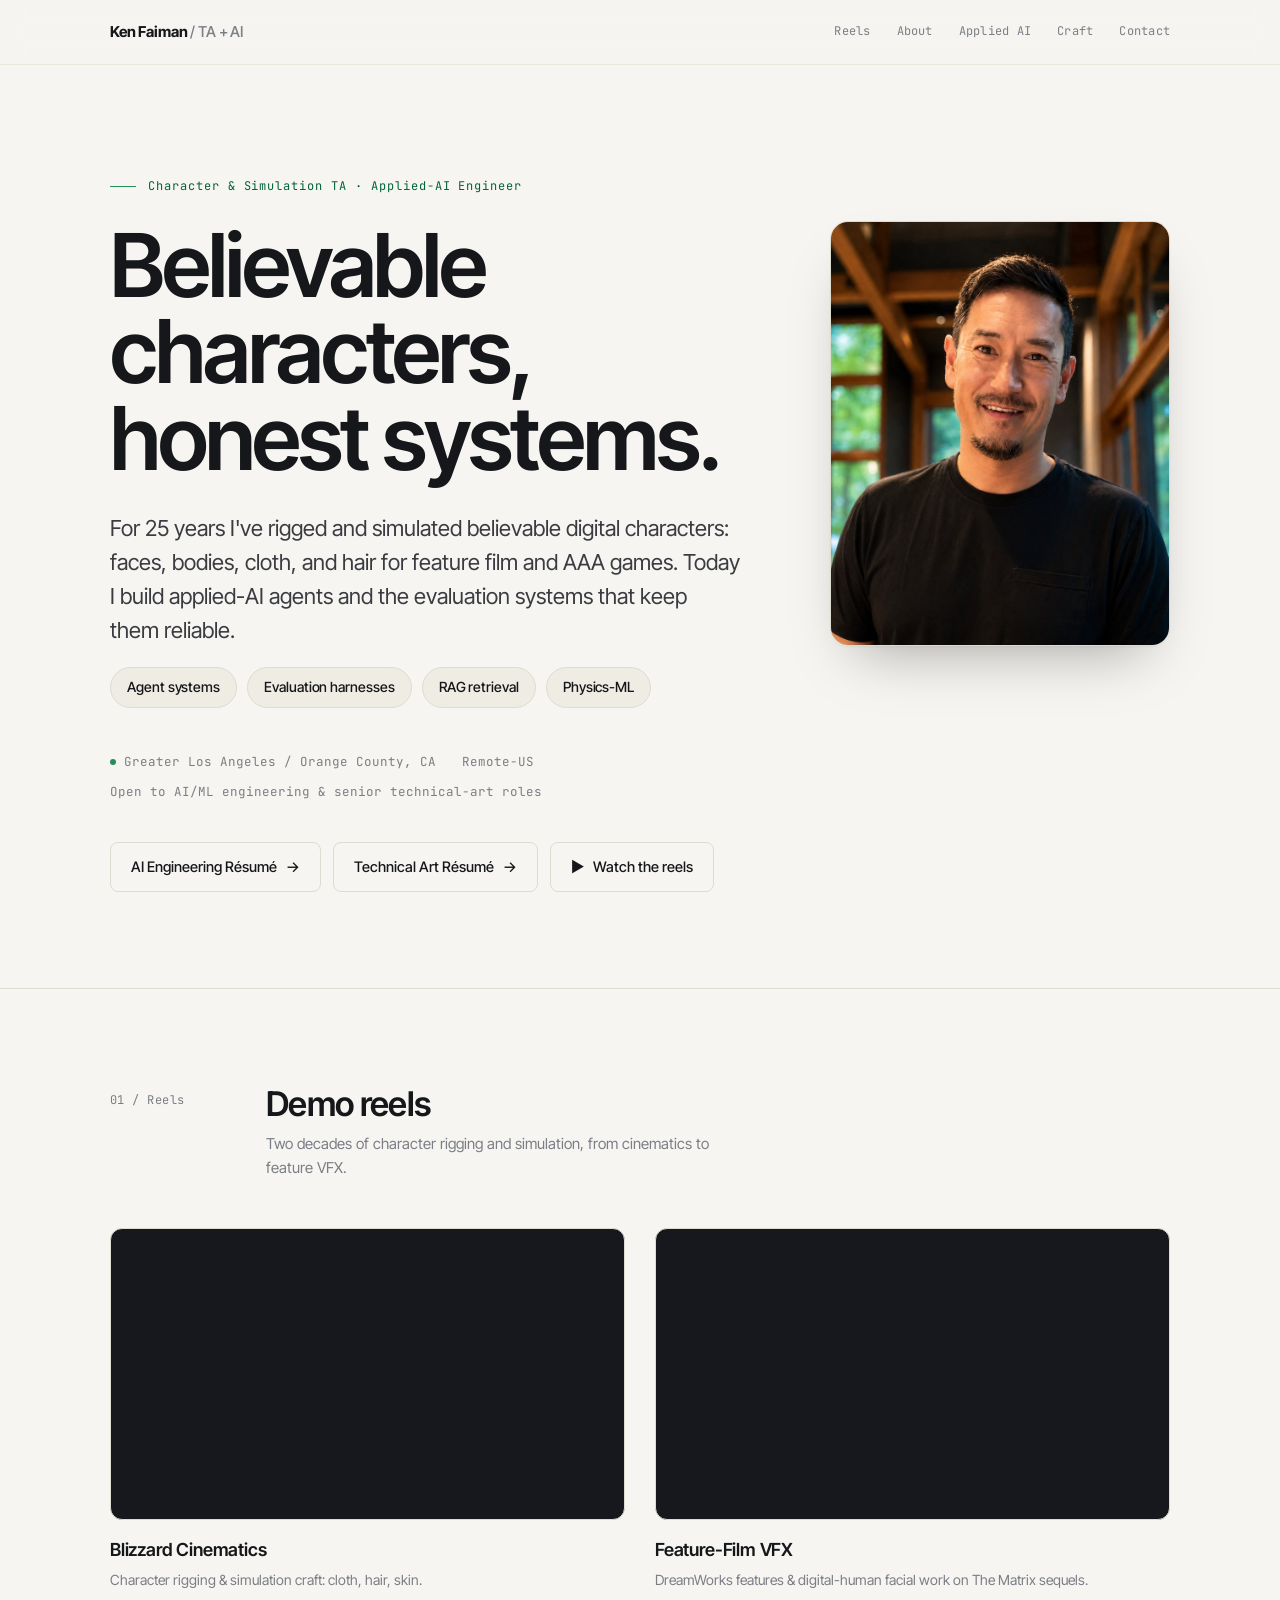
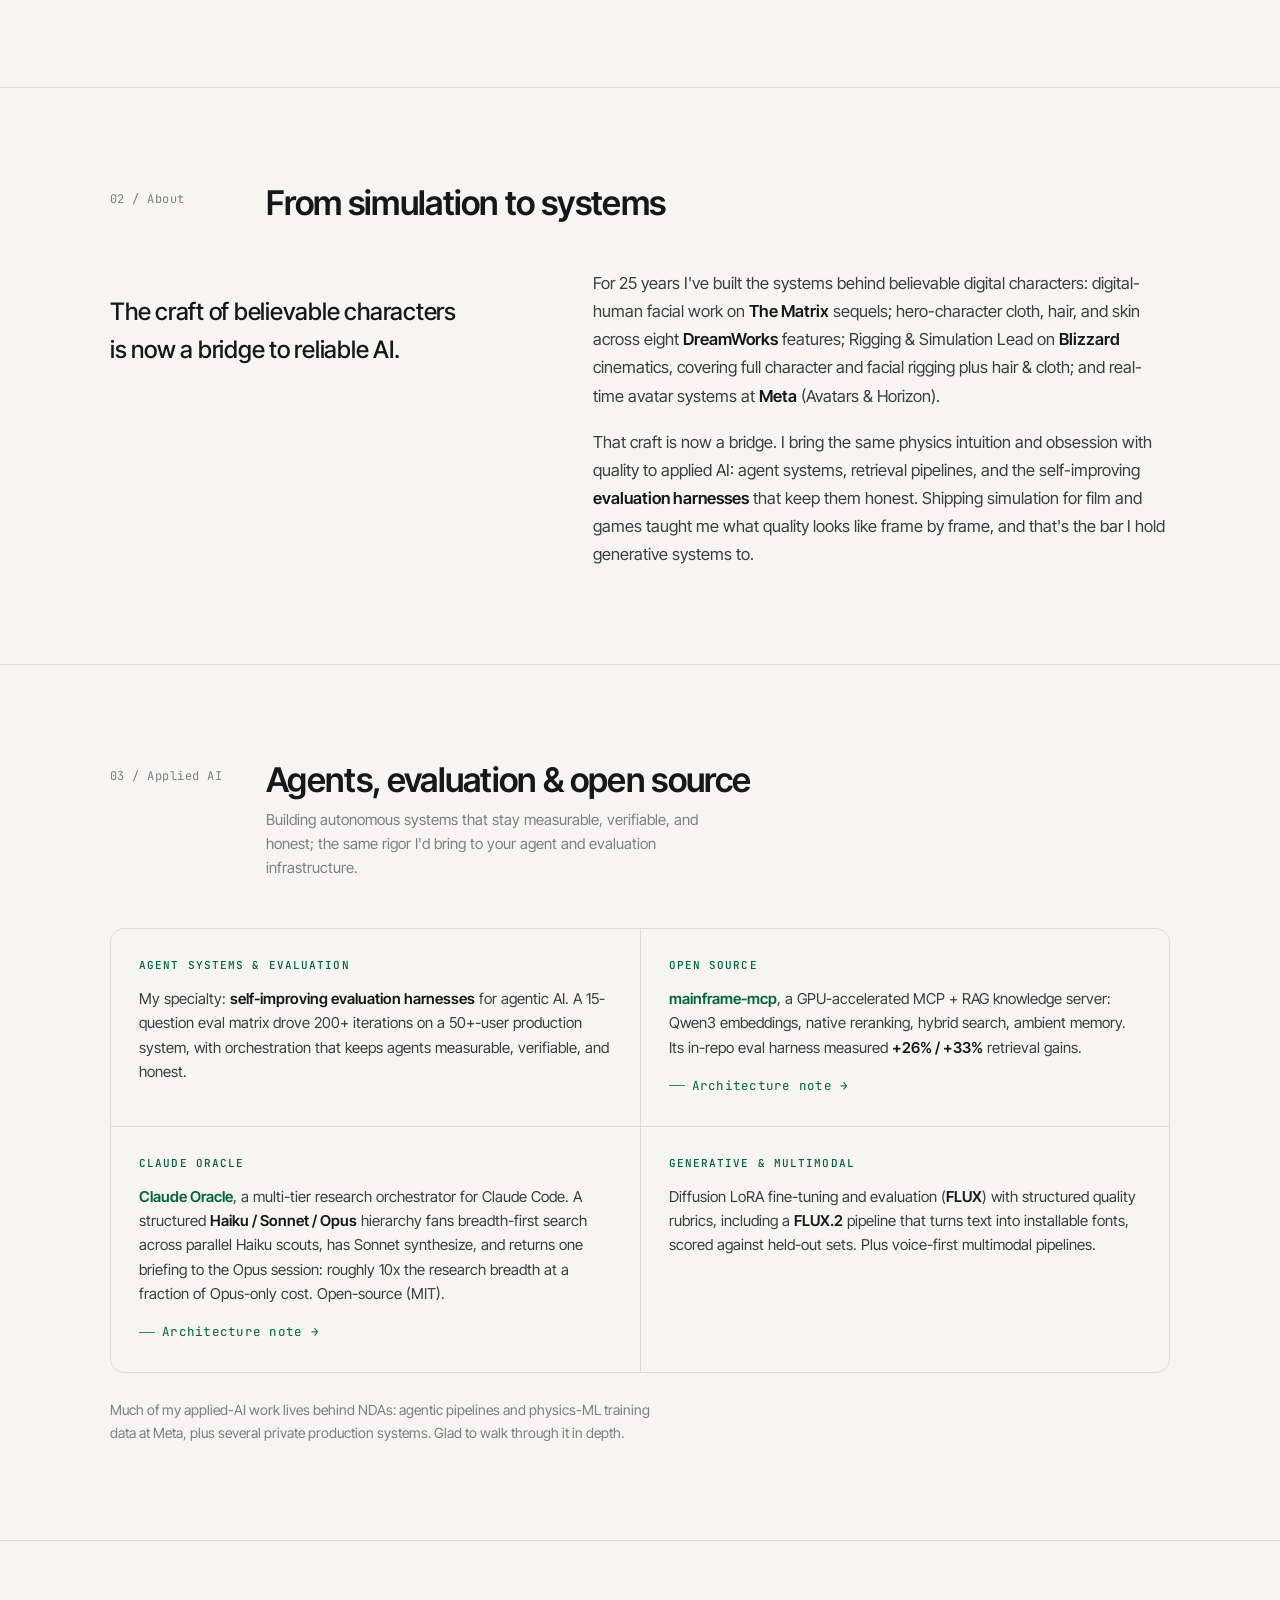
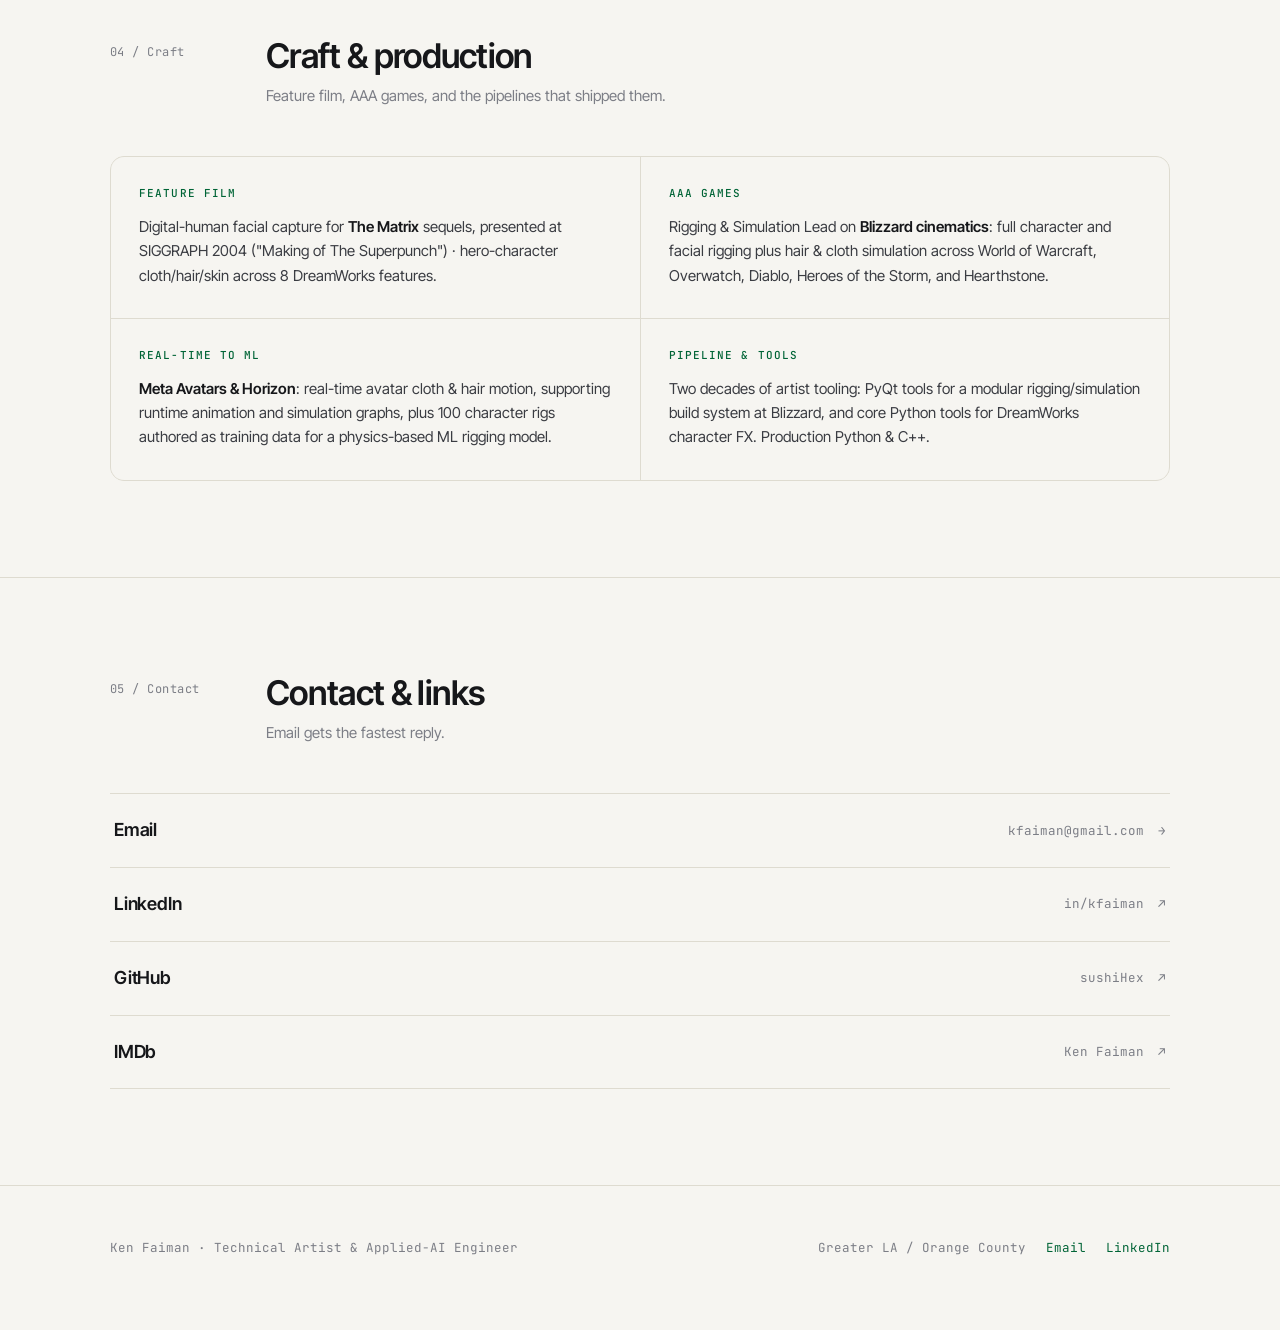
<file: index.html>
<!DOCTYPE html>
<html lang="en">
<head>
<meta charset="utf-8">
<meta name="viewport" content="width=device-width, initial-scale=1">
<title>Ken Faiman | Technical Artist &amp; Applied-AI Engineer</title>
<meta name="description" content="Ken Faiman: Character &amp; Simulation Technical Artist and Applied-AI Engineer. 25 years of feature-film and AAA craft; agent systems, evaluation harnesses, and open-source AI tooling.">
<meta property="og:title" content="Ken Faiman | Technical Artist &amp; Applied-AI Engineer">
<meta property="og:description" content="25 years of character, cloth, hair &amp; simulation craft across film and games, now building agent systems and the evaluation harnesses that keep them honest.">
<meta property="og:type" content="website">
<meta property="og:image" content="https://faiman.com/ken-faiman.jpg">
<link rel="preconnect" href="https://fonts.googleapis.com">
<link rel="preconnect" href="https://fonts.gstatic.com" crossorigin>
<link href="https://fonts.googleapis.com/css2?family=Inter+Tight:wght@400;500;600;700&family=JetBrains+Mono:wght@400;500&display=swap" rel="stylesheet">
<style>
  :root{
    --bg:#f6f5f1;
    --bg-panel:#efece4;
    --ink:#16171a;
    --ink-soft:#3a3c42;
    --muted:#7c7e86;
    --line:#dedbd0;
    --line-soft:#e8e5db;
    --accent:oklch(0.58 0.13 155);
    --accent-ink:oklch(0.44 0.11 155);
    --sans:"Inter Tight",-apple-system,BlinkMacSystemFont,"Segoe UI",Helvetica,Arial,sans-serif;
    --mono:"JetBrains Mono",ui-monospace,SFMono-Regular,Menlo,monospace;
  }
  @media (prefers-color-scheme: dark){
    :root{
      --bg:#0e0f11; --bg-panel:#16181c; --ink:#f3f2ed; --ink-soft:#c9cad0;
      --muted:#8b8e98; --line:#26282e; --line-soft:#1d1f24;
      --accent:oklch(0.72 0.14 155); --accent-ink:oklch(0.78 0.13 155);
    }
  }
  *{box-sizing:border-box}
  html{scroll-behavior:smooth}
  section[id]{scroll-margin-top:76px}
  body{
    margin:0;background:var(--bg);color:var(--ink);
    font-family:var(--sans);font-size:16px;line-height:1.6;
    -webkit-font-smoothing:antialiased;text-rendering:optimizeLegibility;
  }
  a{color:var(--accent-ink);text-decoration:none}
  a:hover{color:var(--ink)}
  ::selection{background:var(--accent);color:#fff}
  :focus-visible{outline:2px solid var(--accent-ink);outline-offset:3px;border-radius:4px}

  .wrap{max-width:1140px;margin:0 auto;padding:0 40px}
  @media (max-width:680px){.wrap{padding:0 22px}}

  /* ---- top bar ---- */
  .topbar{
    position:sticky;top:0;z-index:20;
    background:color-mix(in oklab,var(--bg) 82%,transparent);
    backdrop-filter:blur(12px);
    border-bottom:1px solid var(--line-soft);
  }
  .topbar .wrap{display:flex;align-items:center;justify-content:space-between;height:64px}
  .mark{font-weight:700;letter-spacing:-.01em;font-size:15px}
  .mark span{color:var(--muted);font-weight:500}
  .nav{display:flex;gap:26px}
  .nav a{font-family:var(--mono);font-size:12px;letter-spacing:.02em;color:var(--muted)}
  .nav a:hover{color:var(--ink)}
  @media (max-width:680px){
    .nav{gap:18px;overflow-x:auto;-webkit-overflow-scrolling:touch;margin-left:20px;scrollbar-width:none}
    .nav::-webkit-scrollbar{display:none}
    .nav a{white-space:nowrap}
  }

  /* ---- hero ---- */
  .hero{padding:112px 0 96px;border-bottom:1px solid var(--line)}
  .hero-grid{display:grid;grid-template-columns:1fr auto;gap:72px;align-items:start}
  .hero-photo{position:sticky;top:96px;margin:44px 0 0}
  .portrait{
    width:min(340px,30vw);height:auto;aspect-ratio:4/5;object-fit:cover;object-position:50% 18%;display:block;
    border-radius:18px;border:1px solid var(--line);
    box-shadow:0 1px 2px rgba(0,0,0,.05),0 28px 56px -26px rgba(0,0,0,.35);
  }
  .hero-photo figcaption{margin:14px 2px 0;font-family:var(--mono);font-size:11.5px;letter-spacing:.06em;color:var(--muted)}
  @media (max-width:880px){
    .hero-grid{grid-template-columns:1fr;gap:26px}
    .hero-photo{order:-1;position:static;margin-top:0;display:flex;align-items:center;gap:16px}
    .portrait{width:104px;aspect-ratio:1;border-radius:999px;object-position:50% 22%;box-shadow:0 10px 24px -14px rgba(0,0,0,.3)}
    .hero-photo figcaption{margin:0}
  }
  .kicker{font-family:var(--mono);font-size:12px;letter-spacing:.08em;color:var(--accent-ink);margin:0 0 26px;display:flex;align-items:center;gap:12px}
  .kicker::before{content:"";width:26px;height:1px;background:var(--accent)}
  h1{
    font-size:clamp(42px,7.4vw,88px);line-height:.98;letter-spacing:-.035em;
    font-weight:600;margin:0 0 30px;max-width:14ch;text-wrap:balance;
  }
  .hero .lede{font-size:clamp(18px,2.1vw,22px);line-height:1.55;color:var(--ink-soft);max-width:58ch;margin:0 0 20px;text-wrap:pretty}
  .meta-row{display:flex;flex-wrap:wrap;gap:10px 26px;font-family:var(--mono);font-size:12.5px;color:var(--muted);margin:0 0 40px}
  .meta-row span{display:inline-flex;align-items:center;gap:8px}
  .dot{width:6px;height:6px;border-radius:50%;background:var(--accent)}
  .cta{display:flex;flex-wrap:wrap;gap:12px;margin-top:8px}
  .btn{
    display:inline-flex;align-items:center;gap:9px;padding:12px 20px;border-radius:8px;
    font-weight:500;font-size:14.5px;border:1px solid var(--line);
    background:transparent;color:var(--ink);
    transition:border-color .15s,background .15s,transform .15s;
  }
  .btn:hover{border-color:var(--ink);transform:translateY(-1px);color:var(--ink)}
  .btn.primary{background:var(--ink);color:var(--bg);border-color:var(--ink)}
  .btn.primary:hover{background:var(--accent-ink);border-color:var(--accent-ink);color:#fff}
  .btn .arw{font-size:15px}
  .impact{display:flex;flex-wrap:wrap;gap:10px;margin:0 0 44px}
  .chip{display:inline-flex;align-items:center;padding:8px 16px;border:1px solid var(--line);border-radius:999px;background:var(--bg-panel);font-size:14px;font-weight:500;color:var(--ink);letter-spacing:-.005em}
  .cred{display:flex;flex-wrap:wrap;align-items:baseline;gap:14px 34px;margin-top:60px;padding-top:26px;border-top:1px solid var(--line)}
  .cred-l{font-family:var(--mono);font-size:11px;letter-spacing:.12em;text-transform:uppercase;color:var(--muted)}
  .cred-n{font-size:17px;font-weight:600;letter-spacing:-.01em;color:var(--ink-soft)}
  .cred-n em{font-style:normal;font-family:var(--mono);font-size:11.5px;font-weight:400;color:var(--muted);margin-left:7px}

  /* ---- section scaffold ---- */
  section.blk{padding:96px 0;border-bottom:1px solid var(--line)}
  .sec-head{display:grid;grid-template-columns:120px 1fr;gap:36px;margin:0 0 48px}
  @media (max-width:760px){.sec-head{grid-template-columns:1fr;gap:8px;margin-bottom:34px}}
  .sec-num{font-family:var(--mono);font-size:12px;color:var(--muted);letter-spacing:.04em;padding-top:6px}
  .sec-title{font-size:clamp(24px,3.2vw,34px);font-weight:600;letter-spacing:-.02em;margin:0;line-height:1.1}
  .sec-sub{color:var(--muted);font-size:15px;margin:10px 0 0;max-width:52ch}

  /* ---- reels ---- */
  .reels{display:grid;grid-template-columns:1fr 1fr;gap:30px}
  @media (max-width:760px){.reels{grid-template-columns:1fr}}
  .reel h3{margin:16px 0 4px;font-size:18px;font-weight:600;letter-spacing:-.01em}
  .reel p{margin:0;color:var(--muted);font-size:14px}
  .frame{position:relative;padding-top:56.25%;border-radius:12px;overflow:hidden;background:#17181d;border:1px solid var(--line)}
  .frame iframe{position:absolute;inset:0;width:100%;height:100%;border:0}

  /* ---- about ---- */
  .bio{font-size:clamp(19px,2.3vw,24px);line-height:1.55;letter-spacing:-.01em;max-width:24ch;font-weight:500}
  .about-grid{display:grid;grid-template-columns:1fr 1.35fr;gap:56px;align-items:start}
  @media (max-width:820px){.about-grid{grid-template-columns:1fr;gap:28px}}
  .about-body p{margin:0 0 18px;color:var(--ink-soft);font-size:16.5px;line-height:1.7;max-width:60ch}
  .about-body p:last-child{margin-bottom:0}
  .about-body strong{color:var(--ink);font-weight:600}

  /* ---- cards ---- */
  .grid{display:grid;grid-template-columns:repeat(2,1fr);gap:1px;background:var(--line);border:1px solid var(--line);border-radius:14px;overflow:hidden}
  @media (max-width:640px){.grid{grid-template-columns:1fr}}
  .cardx{background:var(--bg);padding:28px 28px 30px;transition:background .18s}
  .cardx:hover{background:var(--bg-panel)}
  .cardx .k{font-family:var(--mono);font-size:11px;letter-spacing:.1em;text-transform:uppercase;color:var(--accent-ink);margin:0 0 12px;font-weight:500}
  .cardx p{margin:0;color:var(--ink-soft);font-size:15px;line-height:1.62}
  .cardx p b{color:var(--ink);font-weight:600}
  .cardx .more{display:inline-flex;align-items:center;gap:7px;margin-top:16px;
    font-family:var(--mono);font-size:12.5px;letter-spacing:.02em;color:var(--accent-ink)}
  .cardx .more::before{content:"";width:16px;height:1px;background:var(--accent)}
  .cardx .more:hover{color:var(--ink)}
  .cardx .more:hover::before{background:var(--ink)}
  .note{margin:26px 0 0;color:var(--muted);font-size:14px;max-width:68ch;line-height:1.6}

  /* ---- links ---- */
  .linklist{border-top:1px solid var(--line)}
  .linklist a{
    display:flex;align-items:center;justify-content:space-between;gap:20px;
    padding:22px 4px;border-bottom:1px solid var(--line);color:var(--ink);
    transition:padding .18s,color .18s;
  }
  .linklist a:hover{padding-left:16px;color:var(--accent-ink)}
  .linklist .l-name{font-size:18px;font-weight:600;letter-spacing:-.01em}
  .linklist .l-meta{font-family:var(--mono);font-size:12.5px;color:var(--muted);display:flex;align-items:center;gap:14px}
  .linklist a:hover .l-meta{color:var(--accent-ink)}
  @media (max-width:560px){.linklist .l-meta .u{display:none}}

  footer{padding:52px 0 72px;color:var(--muted)}
  footer .wrap{display:flex;flex-wrap:wrap;justify-content:space-between;gap:16px;align-items:center;font-family:var(--mono);font-size:12.5px}
  footer .fr{display:flex;gap:20px;flex-wrap:wrap}
  @media (max-width:680px){
    .hero{padding:56px 0 60px}
    section.blk{padding:60px 0}
    h1{margin-bottom:22px}
    .hero .lede{margin-bottom:18px}
    .impact{gap:8px;margin-bottom:30px}
    .chip{padding:7px 12px}
    .meta-row{flex-direction:column;align-items:flex-start;gap:10px;margin-bottom:30px}
    .cta{flex-direction:column;align-items:stretch}
    .btn{justify-content:center;padding:14px 20px}
    .reels{gap:36px}
    .cardx{padding:22px 20px 24px}
    footer{padding:40px 0 56px}
    footer .wrap{flex-direction:column;align-items:flex-start}
  }
  @media (prefers-reduced-motion: no-preference){
    .rv{opacity:0;transform:translateY(26px);transition:opacity .65s cubic-bezier(.22,.61,.36,1),transform .65s cubic-bezier(.22,.61,.36,1);transition-delay:var(--rv-d,0ms)}
    .rv.in{opacity:1;transform:none}
  }
  @media print{
    .rv{opacity:1 !important;transform:none !important}
  }
  @media (prefers-reduced-motion: reduce){
    html{scroll-behavior:auto}
    *{transition:none !important}
    .btn:hover{transform:none}
    .linklist a:hover{padding-left:4px}
  }
</style>
</head>
<body>

<div class="topbar">
  <div class="wrap">
    <div class="mark">Ken Faiman <span>/ TA + AI</span></div>
    <nav class="nav">
      <a href="#reels">Reels</a>
      <a href="#about">About</a>
      <a href="#ai">Applied AI</a>
      <a href="#craft">Craft</a>
      <a href="#links">Contact</a>
    </nav>
  </div>
</div>

<header class="hero">
  <div class="wrap">
    <div class="hero-grid">
      <div>
        <p class="kicker">Character &amp; Simulation TA · Applied-AI Engineer</p>
        <h1>Believable characters, honest systems.</h1>
        <p class="lede">For 25 years I've rigged and simulated believable digital characters: faces, bodies, cloth, and hair for feature film and AAA games. Today I build applied-AI agents and the evaluation systems that keep them reliable.</p>
        <div class="impact">
          <span class="chip">Agent systems</span>
          <span class="chip">Evaluation harnesses</span>
          <span class="chip">RAG retrieval</span>
          <span class="chip">Physics-ML</span>
        </div>
        <div class="meta-row">
          <span><i class="dot"></i>Greater Los Angeles / Orange County, CA</span>
          <span>Remote-US</span>
          <span>Open to AI/ML engineering &amp; senior technical-art roles</span>
        </div>
        <div class="cta">
          <a class="btn" href="resume-ai-engineering.pdf">AI Engineering Résumé <span class="arw">→</span></a>
          <a class="btn" href="resume-technical-art.pdf">Technical Art Résumé <span class="arw">→</span></a>
          <a class="btn" href="#reels"><span class="arw">▶</span> Watch the reels</a>
        </div>
      </div>
      <figure class="hero-photo">
        <img class="portrait" src="ken-faiman.jpg" alt="Ken Faiman" width="800" height="1000" fetchpriority="high">
      </figure>
    </div>
  </div>
</header>

<section class="blk" id="reels">
  <div class="wrap">
    <div class="sec-head">
      <div class="sec-num">01 / Reels</div>
      <div>
        <h2 class="sec-title">Demo reels</h2>
        <p class="sec-sub">Two decades of character rigging and simulation, from cinematics to feature VFX.</p>
      </div>
    </div>
    <div class="reels">
      <div class="reel">
        <div class="frame"><iframe src="https://player.vimeo.com/video/1207493855?title=0&amp;byline=0&amp;portrait=0" allow="fullscreen; picture-in-picture" allowfullscreen title="Ken Faiman: Blizzard Cinematics Reel"></iframe></div>
        <h3>Blizzard Cinematics</h3>
        <p>Character rigging &amp; simulation craft: cloth, hair, skin.</p>
      </div>
      <div class="reel">
        <div class="frame"><iframe src="https://player.vimeo.com/video/72638736?title=0&amp;byline=0&amp;portrait=0" allow="fullscreen; picture-in-picture" allowfullscreen title="Ken Faiman: Feature-Film VFX Reel"></iframe></div>
        <h3>Feature-Film VFX</h3>
        <p>DreamWorks features &amp; digital-human facial work on The Matrix sequels.</p>
      </div>
    </div>
  </div>
</section>

<section class="blk" id="about">
  <div class="wrap">
    <div class="sec-head">
      <div class="sec-num">02 / About</div>
      <div>
        <h2 class="sec-title">From simulation to systems</h2>
      </div>
    </div>
    <div class="about-grid">
      <p class="bio">The craft of believable characters is now a bridge to reliable AI.</p>
      <div class="about-body">
        <p>For 25 years I've built the systems behind believable digital characters: digital-human facial work on <strong>The Matrix</strong> sequels; hero-character cloth, hair, and skin across eight <strong>DreamWorks</strong> features; Rigging &amp; Simulation Lead on <strong>Blizzard</strong> cinematics, covering full character and facial rigging plus hair &amp; cloth; and real-time avatar systems at <strong>Meta</strong> (Avatars &amp; Horizon).</p>
        <p>That craft is now a bridge. I bring the same physics intuition and obsession with quality to applied AI: agent systems, retrieval pipelines, and the self-improving <strong>evaluation harnesses</strong> that keep them honest. Shipping simulation for film and games taught me what quality looks like frame by frame, and that's the bar I hold generative systems to.</p>
      </div>
    </div>
  </div>
</section>

<section class="blk" id="ai">
  <div class="wrap">
    <div class="sec-head">
      <div class="sec-num">03 / Applied AI</div>
      <div>
        <h2 class="sec-title">Agents, evaluation &amp; open source</h2>
        <p class="sec-sub">Building autonomous systems that stay measurable, verifiable, and honest; the same rigor I'd bring to your agent and evaluation infrastructure.</p>
      </div>
    </div>
    <div class="grid">
      <div class="cardx"><p class="k">Agent Systems &amp; Evaluation</p><p>My specialty: <b>self-improving evaluation harnesses</b> for agentic AI. A 15-question eval matrix drove 200+ iterations on a 50+-user production system, with orchestration that keeps agents measurable, verifiable, and honest.</p></div>
      <div class="cardx"><p class="k">Open Source</p><p><b><a href="https://github.com/sushiHex/mainframe-mcp" target="_blank" rel="noopener">mainframe-mcp</a></b>, a GPU-accelerated MCP + RAG knowledge server: Qwen3 embeddings, native reranking, hybrid search, ambient memory. Its in-repo eval harness measured <b>+26% / +33%</b> retrieval gains.</p><a class="more" href="writing/mainframe-mcp.html">Architecture note &rarr;</a></div>
      <div class="cardx"><p class="k">Claude Oracle</p><p><b><a href="https://github.com/sushiHex/claude-oracle" target="_blank" rel="noopener">Claude Oracle</a></b>, a multi-tier research orchestrator for Claude Code. A structured <b>Haiku / Sonnet / Opus</b> hierarchy fans breadth-first search across parallel Haiku scouts, has Sonnet synthesize, and returns one briefing to the Opus session: roughly 10x the research breadth at a fraction of Opus-only cost. Open-source (MIT).</p><a class="more" href="writing/claude-oracle.html">Architecture note &rarr;</a></div>
      <div class="cardx"><p class="k">Generative &amp; Multimodal</p><p>Diffusion LoRA fine-tuning and evaluation (<b>FLUX</b>) with structured quality rubrics, including a <b>FLUX.2</b> pipeline that turns text into installable fonts, scored against held-out sets. Plus voice-first multimodal pipelines.</p></div>
    </div>
    <p class="note">Much of my applied-AI work lives behind NDAs: agentic pipelines and physics-ML training data at Meta, plus several private production systems. Glad to walk through it in depth.</p>
  </div>
</section>

<section class="blk" id="craft">
  <div class="wrap">
    <div class="sec-head">
      <div class="sec-num">04 / Craft</div>
      <div>
        <h2 class="sec-title">Craft &amp; production</h2>
        <p class="sec-sub">Feature film, AAA games, and the pipelines that shipped them.</p>
      </div>
    </div>
    <div class="grid">
      <div class="cardx"><p class="k">Feature Film</p><p>Digital-human facial capture for <b>The Matrix</b> sequels, presented at SIGGRAPH 2004 ("Making of The Superpunch") · hero-character cloth/hair/skin across 8 DreamWorks features.</p></div>
      <div class="cardx"><p class="k">AAA Games</p><p>Rigging &amp; Simulation Lead on <b>Blizzard cinematics</b>: full character and facial rigging plus hair &amp; cloth simulation across World of Warcraft, Overwatch, Diablo, Heroes of the Storm, and Hearthstone.</p></div>
      <div class="cardx"><p class="k">Real-Time to ML</p><p><b>Meta Avatars &amp; Horizon</b>: real-time avatar cloth &amp; hair motion, supporting runtime animation and simulation graphs, plus 100 character rigs authored as training data for a physics-based ML rigging model.</p></div>
      <div class="cardx"><p class="k">Pipeline &amp; Tools</p><p>Two decades of artist tooling: PyQt tools for a modular rigging/simulation build system at Blizzard, and core Python tools for DreamWorks character FX. Production Python &amp; C++.</p></div>
    </div>
  </div>
</section>

<section class="blk" id="links">
  <div class="wrap">
    <div class="sec-head">
      <div class="sec-num">05 / Contact</div>
      <div>
        <h2 class="sec-title">Contact &amp; links</h2>
        <p class="sec-sub">Email gets the fastest reply.</p>
      </div>
    </div>
    <div class="linklist">
      <a href="mailto:kfaiman@gmail.com"><span class="l-name">Email</span><span class="l-meta"><span class="u">kfaiman@gmail.com</span> →</span></a>
      <a href="https://www.linkedin.com/in/kfaiman" target="_blank" rel="noopener"><span class="l-name">LinkedIn</span><span class="l-meta"><span class="u">in/kfaiman</span> ↗</span></a>
      <a href="https://github.com/sushiHex" target="_blank" rel="noopener"><span class="l-name">GitHub</span><span class="l-meta"><span class="u">sushiHex</span> ↗</span></a>
      <a href="https://www.imdb.com/name/nm1363419" target="_blank" rel="noopener"><span class="l-name">IMDb</span><span class="l-meta"><span class="u">Ken Faiman</span> ↗</span></a>
    </div>
  </div>
</section>

<footer>
  <div class="wrap">
    <div>Ken Faiman · Technical Artist &amp; Applied-AI Engineer</div>
    <div class="fr">
      <span>Greater LA / Orange County</span>
      <a href="mailto:kfaiman@gmail.com">Email</a>
      <a href="https://www.linkedin.com/in/kfaiman" target="_blank" rel="noopener">LinkedIn</a>
    </div>
  </div>
</footer>

<script>
(function(){
  if (matchMedia('(prefers-reduced-motion: reduce)').matches || !('IntersectionObserver' in window)) return;

  // Per-section: header reveals first, then cards/reels/rows cascade in.
  var all = [];
  document.querySelectorAll('section.blk').forEach(function(sec){
    var items = [sec.querySelector('.sec-head')]
      .concat([].slice.call(sec.querySelectorAll('.reels, .grid, .linklist, .about-grid > *, .note')))
      .filter(Boolean);
    items.forEach(function(el, i){
      el.classList.add('rv');
      el.style.setProperty('--rv-d', Math.min(i * 110, 330) + 'ms');
      all.push(el);
    });
  });

  var io = new IntersectionObserver(function(entries){
    entries.forEach(function(e){
      if (e.isIntersecting){ e.target.classList.add('in'); io.unobserve(e.target); }
    });
  }, {rootMargin:'0px 0px -10% 0px', threshold:0.05});
  all.forEach(function(el){ io.observe(el); });

  // Safety: reveal anything already in view that the observer missed; leave off-screen items to reveal on scroll.
  setTimeout(function(){
    all.forEach(function(el){
      if(!el.classList.contains('in') && el.getBoundingClientRect().top < innerHeight){ el.classList.add('in'); io.unobserve(el); }
    });
  }, 2500);
})();
</script>

</body>
</html>
</file>
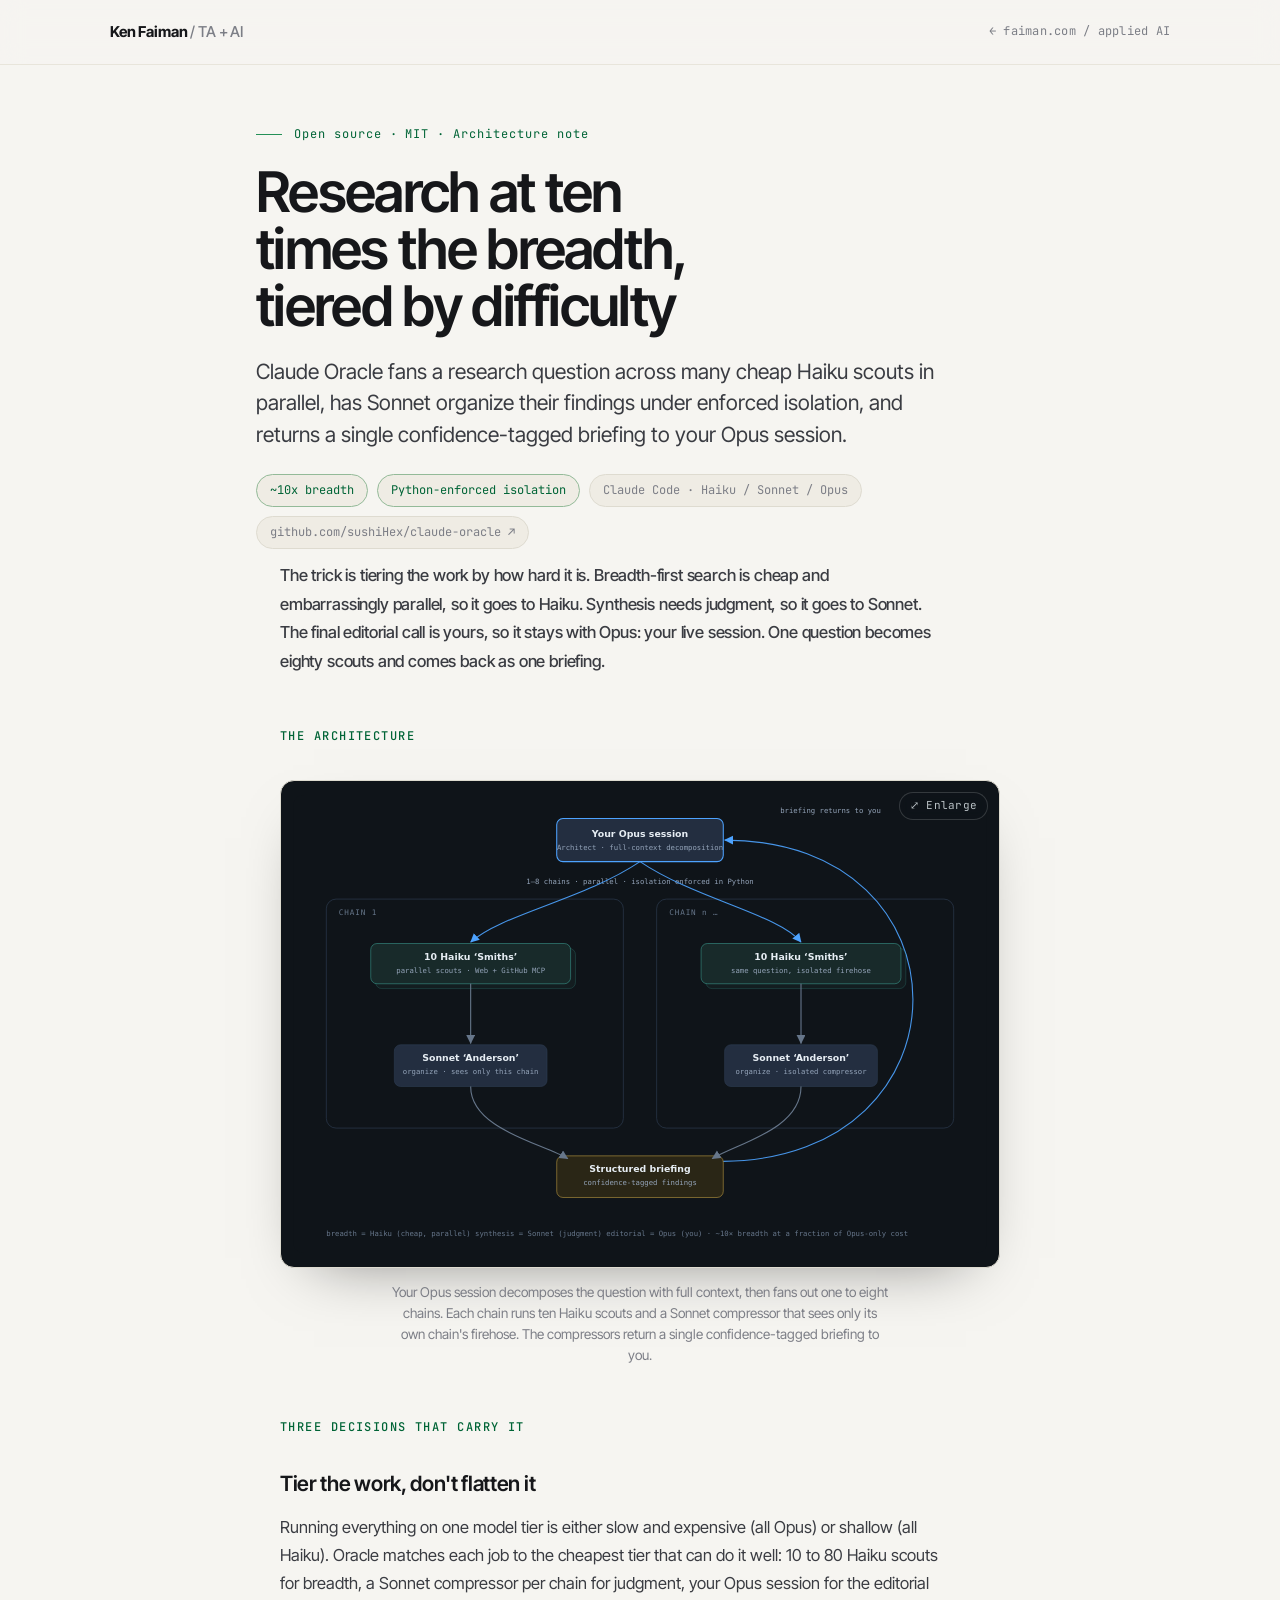
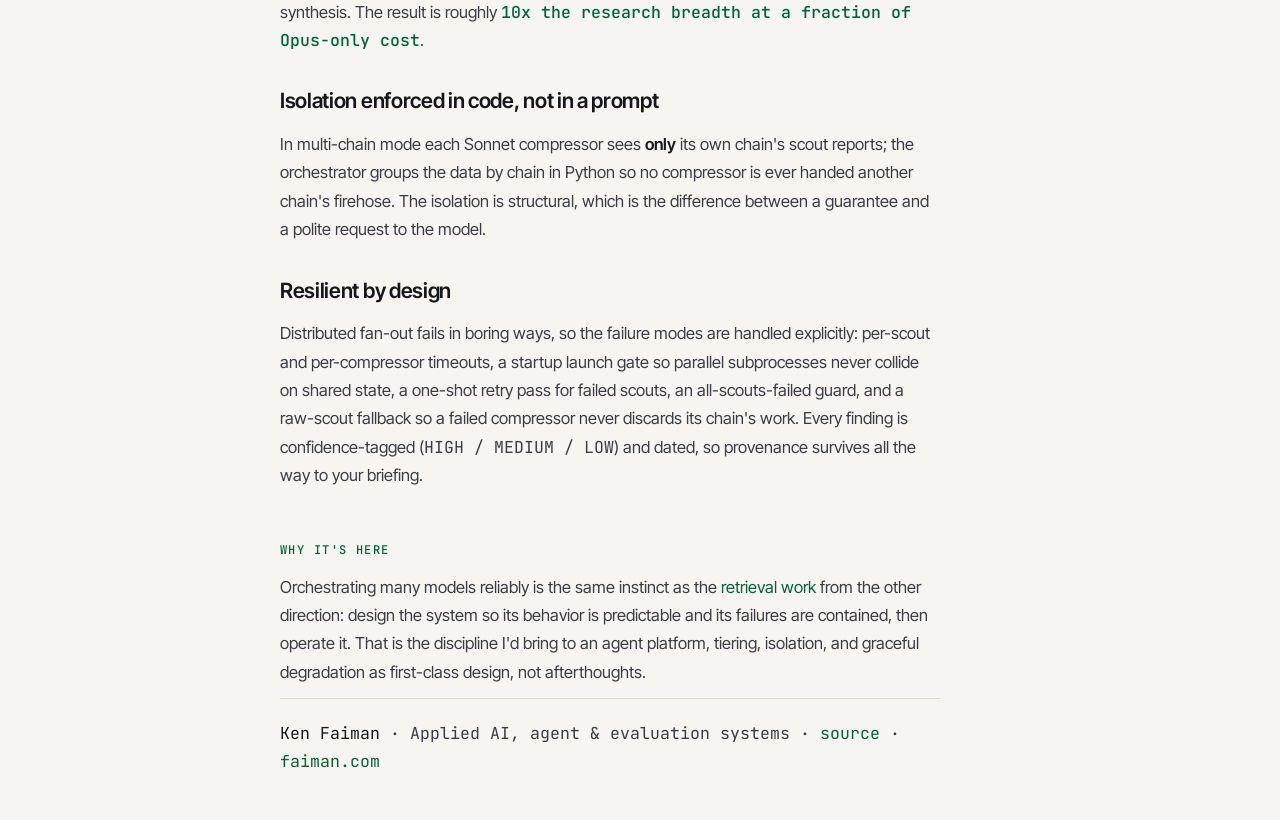
<file: writing/claude-oracle.html>
<!DOCTYPE html>
<html lang="en">
<head>
<meta charset="utf-8">
<meta name="viewport" content="width=device-width, initial-scale=1">
<title>Claude Oracle: a multi-tier research orchestrator | Ken Faiman</title>
<meta name="description" content="Architecture note: how Claude Oracle tiers research by difficulty, fanning breadth-first search across parallel Haiku scouts, isolating Sonnet synthesis per chain, and returning one confidence-tagged briefing to your Opus session.">
<link rel="preconnect" href="https://fonts.googleapis.com">
<link rel="preconnect" href="https://fonts.gstatic.com" crossorigin>
<link href="https://fonts.googleapis.com/css2?family=Inter+Tight:wght@400;500;600;700&family=JetBrains+Mono:wght@400;500&display=swap" rel="stylesheet">
<link rel="stylesheet" href="writing.css">
</head>
<body>

<div class="topbar">
  <div class="wrap">
    <a class="mark" href="../index.html">Ken Faiman <span>/ TA + AI</span></a>
    <a class="back" href="../index.html#ai">&larr; faiman.com / applied AI</a>
  </div>
</div>

<div class="wrap">
  <article class="article">
    <p class="eyebrow">Open source · MIT · Architecture note</p>
    <h1>Research at ten times the breadth, tiered by difficulty</h1>
    <p class="dek">Claude Oracle fans a research question across many cheap Haiku scouts in parallel, has Sonnet organize their findings under enforced isolation, and returns a single confidence-tagged briefing to your Opus session.</p>
    <div class="metachips">
      <span class="chip on">~10x breadth</span>
      <span class="chip on">Python-enforced isolation</span>
      <span class="chip">Claude Code · Haiku / Sonnet / Opus</span>
      <span class="chip"><a href="https://github.com/sushiHex/claude-oracle" style="color:inherit">github.com/sushiHex/claude-oracle&nbsp;&#8599;</a></span>
    </div>

    <div class="article-body">
      <p class="lead">The trick is tiering the work by how hard it is. Breadth-first search is cheap and embarrassingly parallel, so it goes to Haiku. Synthesis needs judgment, so it goes to Sonnet. The final editorial call is yours, so it stays with Opus: your live session. One question becomes eighty scouts and comes back as one briefing.</p>

      <h2>The architecture</h2>
      <figure>
        <div class="diagram"><img src="arch-claude-oracle.svg" alt="Claude Oracle architecture: an Opus architect decomposes a question, parallel Haiku scout chains gather breadth, Sonnet compressors organize each chain in isolation, and a confidence-tagged briefing returns to your session." loading="lazy"></div>
        <figcaption>Your Opus session decomposes the question with full context, then fans out one to eight chains. Each chain runs ten Haiku scouts and a Sonnet compressor that sees only its own chain's firehose. The compressors return a single confidence-tagged briefing to you.</figcaption>
      </figure>

      <h2>Three decisions that carry it</h2>

      <h3>Tier the work, don't flatten it</h3>
      <p>Running everything on one model tier is either slow and expensive (all Opus) or shallow (all Haiku). Oracle matches each job to the cheapest tier that can do it well: 10 to 80 Haiku scouts for breadth, a Sonnet compressor per chain for judgment, your Opus session for the editorial synthesis. The result is roughly <span class="win">10x the research breadth at a fraction of Opus-only cost</span>.</p>

      <h3>Isolation enforced in code, not in a prompt</h3>
      <p>In multi-chain mode each Sonnet compressor sees <strong>only</strong> its own chain's scout reports; the orchestrator groups the data by chain in Python so no compressor is ever handed another chain's firehose. The isolation is structural, which is the difference between a guarantee and a polite request to the model.</p>

      <h3>Resilient by design</h3>
      <p>Distributed fan-out fails in boring ways, so the failure modes are handled explicitly: per-scout and per-compressor timeouts, a startup launch gate so parallel subprocesses never collide on shared state, a one-shot retry pass for failed scouts, an all-scouts-failed guard, and a raw-scout fallback so a failed compressor never discards its chain's work. Every finding is confidence-tagged (<span class="mono">HIGH / MEDIUM / LOW</span>) and dated, so provenance survives all the way to your briefing.</p>

      <h2>Why it's here</h2>
      <p>Orchestrating many models reliably is the same instinct as the <a href="mainframe-mcp.html">retrieval work</a> from the other direction: design the system so its behavior is predictable and its failures are contained, then operate it. That is the discipline I'd bring to an agent platform, tiering, isolation, and graceful degradation as first-class design, not afterthoughts.</p>

      <p class="foot"><span class="kick">Ken Faiman</span> · Applied AI, agent &amp; evaluation systems · <a href="https://github.com/sushiHex/claude-oracle">source</a> · <a href="../index.html">faiman.com</a></p>
    </div>
  </article>
</div>

<script src="writing.js"></script>
</body>
</html>
</file>
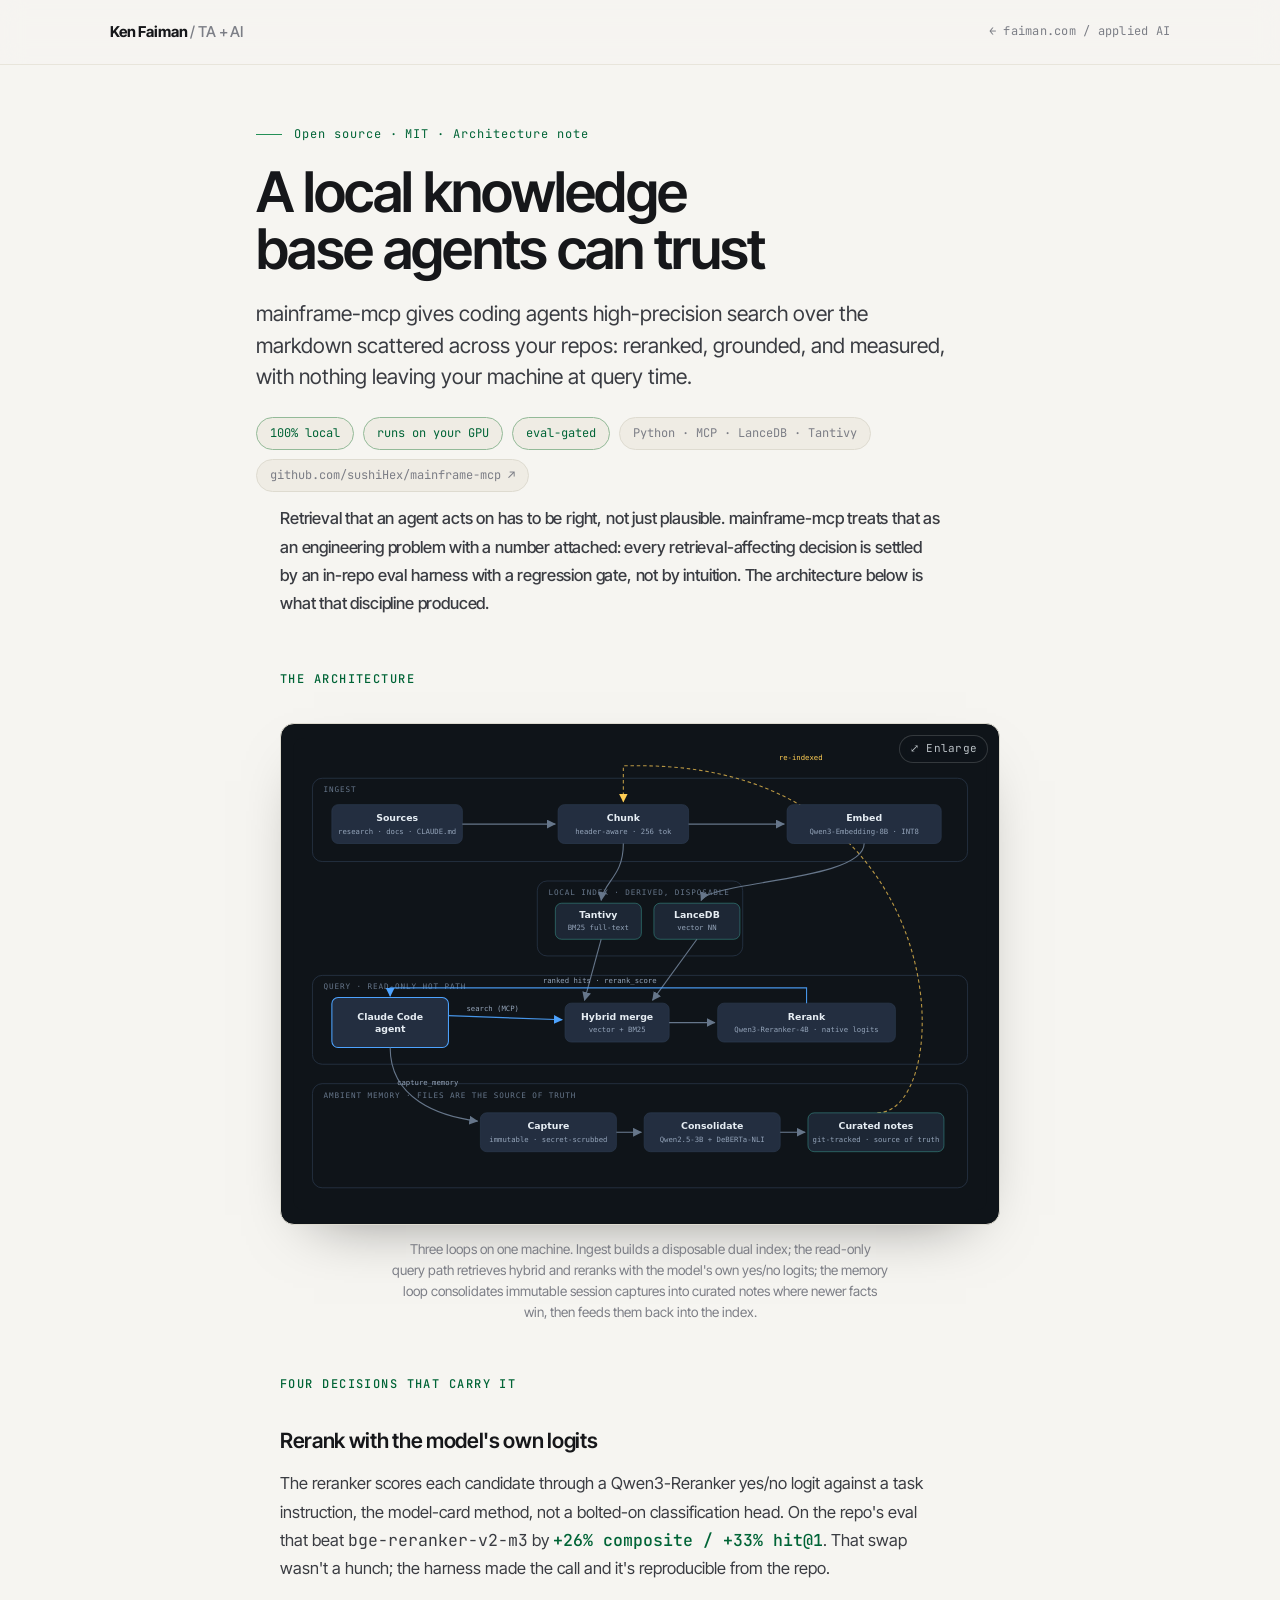
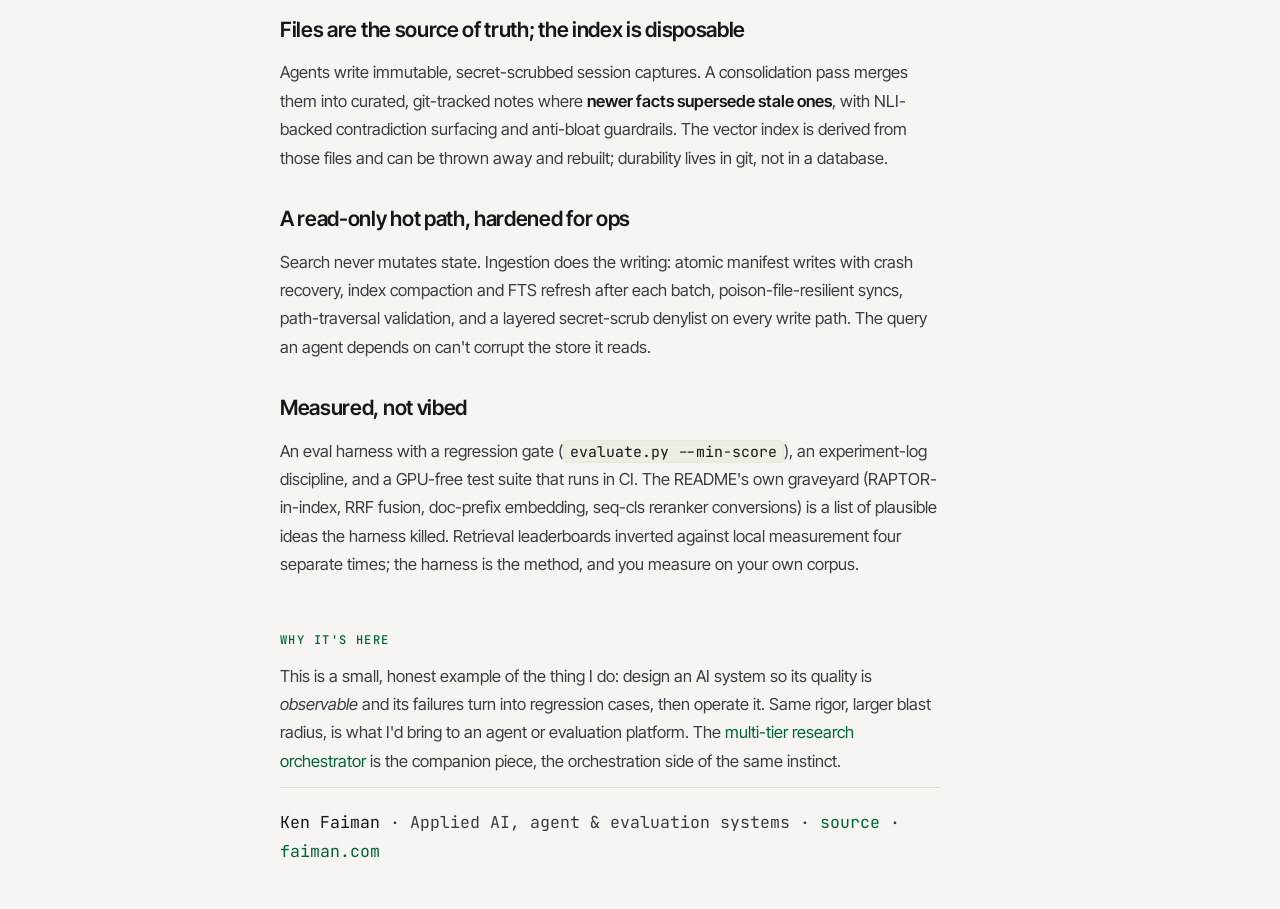
<file: writing/mainframe-mcp.html>
<!DOCTYPE html>
<html lang="en">
<head>
<meta charset="utf-8">
<meta name="viewport" content="width=device-width, initial-scale=1">
<title>mainframe-mcp: a local GPU-RAG knowledge server | Ken Faiman</title>
<meta name="description" content="Architecture note: how mainframe-mcp gives coding agents high-precision, reranked, grounded search over local markdown, with every retrieval decision settled by an in-repo eval harness.">
<link rel="preconnect" href="https://fonts.googleapis.com">
<link rel="preconnect" href="https://fonts.gstatic.com" crossorigin>
<link href="https://fonts.googleapis.com/css2?family=Inter+Tight:wght@400;500;600;700&family=JetBrains+Mono:wght@400;500&display=swap" rel="stylesheet">
<link rel="stylesheet" href="writing.css">
</head>
<body>

<div class="topbar">
  <div class="wrap">
    <a class="mark" href="../index.html">Ken Faiman <span>/ TA + AI</span></a>
    <a class="back" href="../index.html#ai">&larr; faiman.com / applied AI</a>
  </div>
</div>

<div class="wrap">
  <article class="article">
    <p class="eyebrow">Open source · MIT · Architecture note</p>
    <h1>A local knowledge base agents can trust</h1>
    <p class="dek">mainframe-mcp gives coding agents high-precision search over the markdown scattered across your repos: reranked, grounded, and measured, with nothing leaving your machine at query time.</p>
    <div class="metachips">
      <span class="chip on">100% local</span>
      <span class="chip on">runs on your GPU</span>
      <span class="chip on">eval-gated</span>
      <span class="chip">Python · MCP · LanceDB · Tantivy</span>
      <span class="chip"><a href="https://github.com/sushiHex/mainframe-mcp" style="color:inherit">github.com/sushiHex/mainframe-mcp&nbsp;&#8599;</a></span>
    </div>

    <div class="article-body">
      <p class="lead">Retrieval that an agent acts on has to be right, not just plausible. mainframe-mcp treats that as an engineering problem with a number attached: every retrieval-affecting decision is settled by an in-repo eval harness with a regression gate, not by intuition. The architecture below is what that discipline produced.</p>

      <h2>The architecture</h2>
      <figure>
        <div class="diagram"><img src="arch-mainframe-mcp.svg" alt="mainframe-mcp architecture: ingest builds a disposable dual index; a read-only query path retrieves hybrid and reranks; an ambient-memory loop consolidates immutable session captures into curated notes and re-indexes them." loading="lazy"></div>
        <figcaption>Three loops on one machine. Ingest builds a disposable dual index; the read-only query path retrieves hybrid and reranks with the model's own yes/no logits; the memory loop consolidates immutable session captures into curated notes where newer facts win, then feeds them back into the index.</figcaption>
      </figure>

      <h2>Four decisions that carry it</h2>

      <h3>Rerank with the model's own logits</h3>
      <p>The reranker scores each candidate through a Qwen3-Reranker yes/no logit against a task instruction, the model-card method, not a bolted-on classification head. On the repo's eval that beat <span class="mono">bge-reranker-v2-m3</span> by <span class="win">+26% composite / +33% hit@1</span>. That swap wasn't a hunch; the harness made the call and it's reproducible from the repo.</p>

      <h3>Files are the source of truth; the index is disposable</h3>
      <p>Agents write immutable, secret-scrubbed session captures. A consolidation pass merges them into curated, git-tracked notes where <strong>newer facts supersede stale ones</strong>, with NLI-backed contradiction surfacing and anti-bloat guardrails. The vector index is derived from those files and can be thrown away and rebuilt; durability lives in git, not in a database.</p>

      <h3>A read-only hot path, hardened for ops</h3>
      <p>Search never mutates state. Ingestion does the writing: atomic manifest writes with crash recovery, index compaction and FTS refresh after each batch, poison-file-resilient syncs, path-traversal validation, and a layered secret-scrub denylist on every write path. The query an agent depends on can't corrupt the store it reads.</p>

      <h3>Measured, not vibed</h3>
      <p>An eval harness with a regression gate (<code>evaluate.py --min-score</code>), an experiment-log discipline, and a GPU-free test suite that runs in CI. The README's own graveyard (RAPTOR-in-index, RRF fusion, doc-prefix embedding, seq-cls reranker conversions) is a list of plausible ideas the harness killed. Retrieval leaderboards inverted against local measurement four separate times; the harness is the method, and you measure on your own corpus.</p>

      <h2>Why it's here</h2>
      <p>This is a small, honest example of the thing I do: design an AI system so its quality is <em>observable</em> and its failures turn into regression cases, then operate it. Same rigor, larger blast radius, is what I'd bring to an agent or evaluation platform. The <a href="claude-oracle.html">multi-tier research orchestrator</a> is the companion piece, the orchestration side of the same instinct.</p>

      <p class="foot"><span class="kick">Ken Faiman</span> · Applied AI, agent &amp; evaluation systems · <a href="https://github.com/sushiHex/mainframe-mcp">source</a> · <a href="../index.html">faiman.com</a></p>
    </div>
  </article>
</div>

<script src="writing.js"></script>
</body>
</html>
</file>
<file: writing/writing.css>
/* faiman.com /writing/ — shares the site's tokens & type; adds article + figure styles */
:root{
  --bg:#f6f5f1; --bg-panel:#efece4; --ink:#16171a; --ink-soft:#3a3c42;
  --muted:#7c7e86; --line:#dedbd0; --line-soft:#e8e5db;
  --accent:oklch(0.58 0.13 155); --accent-ink:oklch(0.44 0.11 155);
  --sans:"Inter Tight",-apple-system,BlinkMacSystemFont,"Segoe UI",Helvetica,Arial,sans-serif;
  --mono:"JetBrains Mono",ui-monospace,SFMono-Regular,Menlo,monospace;
}
@media (prefers-color-scheme: dark){
  :root{
    --bg:#0e0f11; --bg-panel:#16181c; --ink:#f3f2ed; --ink-soft:#c9cad0;
    --muted:#8b8e98; --line:#26282e; --line-soft:#1d1f24;
    --accent:oklch(0.72 0.14 155); --accent-ink:oklch(0.78 0.13 155);
  }
}
*{box-sizing:border-box}
html{scroll-behavior:smooth}
body{margin:0;background:var(--bg);color:var(--ink);
  font-family:var(--sans);font-size:16px;line-height:1.6;
  -webkit-font-smoothing:antialiased;text-rendering:optimizeLegibility}
a{color:var(--accent-ink);text-decoration:none}
a:hover{color:var(--ink)}
::selection{background:var(--accent);color:#fff}
:focus-visible{outline:2px solid var(--accent-ink);outline-offset:3px;border-radius:4px}
.wrap{max-width:1140px;margin:0 auto;padding:0 40px}
@media (max-width:680px){.wrap{padding:0 22px}}

/* top bar */
.topbar{position:sticky;top:0;z-index:20;
  background:color-mix(in oklab,var(--bg) 82%,transparent);
  backdrop-filter:blur(12px);border-bottom:1px solid var(--line-soft)}
.topbar .wrap{display:flex;align-items:center;justify-content:space-between;height:64px}
.mark{font-weight:700;letter-spacing:-.01em;font-size:15px;color:var(--ink)}
.mark span{color:var(--muted);font-weight:500}
.back{font-family:var(--mono);font-size:12px;letter-spacing:.02em;color:var(--muted)}
.back:hover{color:var(--ink)}

/* article */
.article{max-width:768px;margin:0 auto;padding:60px 0 32px}
.eyebrow{font-family:var(--mono);font-size:12px;letter-spacing:.08em;color:var(--accent-ink);
  margin:0 0 20px;display:flex;align-items:center;gap:12px}
.eyebrow::before{content:"";width:26px;height:1px;background:var(--accent)}
.article h1{font-size:clamp(34px,5.4vw,56px);line-height:1.02;letter-spacing:-.03em;
  font-weight:600;margin:0 0 20px;max-width:18ch;text-wrap:balance}
.dek{font-size:clamp(18px,2vw,21px);line-height:1.5;color:var(--ink-soft);max-width:58ch;margin:0 0 24px;text-wrap:pretty}
.metachips{display:flex;flex-wrap:wrap;gap:9px;margin:0 0 8px}
.chip{display:inline-flex;align-items:center;padding:6px 13px;border:1px solid var(--line);
  border-radius:999px;background:var(--bg-panel);font-family:var(--mono);font-size:12px;color:var(--muted)}
.chip.on{color:var(--accent-ink);border-color:color-mix(in oklab,var(--accent) 45%,var(--line))}

.article-body{max-width:720px;margin:0 auto}
.lead{font-size:19px;line-height:1.6;color:var(--ink);margin:40px 0 8px;font-weight:500;letter-spacing:-.01em}
.article-body h2{font-family:var(--mono);font-size:12px;letter-spacing:.12em;text-transform:uppercase;
  color:var(--accent-ink);margin:52px 0 6px;font-weight:500}
.article-body h3{font-size:21px;font-weight:600;letter-spacing:-.015em;margin:30px 0 2px}
.article-body p{font-size:16.5px;line-height:1.72;color:var(--ink-soft);margin:12px 0;max-width:66ch}
.article-body strong{color:var(--ink);font-weight:600}
.article-body em{font-style:italic}
.mono{font-family:var(--mono)}
.win{font-family:var(--mono);font-weight:500;color:var(--accent-ink)}
code{font-family:var(--mono);font-size:.9em;background:var(--bg-panel);border:1px solid var(--line-soft);
  border-radius:5px;padding:1px 6px;color:var(--ink)}

/* figure: the dark diagram panel */
figure{margin:34px 0 10px;position:relative}
.diagram{background:#0f1419;border:1px solid var(--line);border-radius:14px;padding:14px 12px;
  overflow-x:auto;box-shadow:0 24px 60px -34px rgba(0,0,0,.5);cursor:zoom-in}
.diagram img{display:block;width:100%;min-width:640px;height:auto}
.diagram:focus-visible{outline:2px solid var(--accent-ink);outline-offset:3px;border-radius:14px}
figcaption{font-size:13.5px;line-height:1.55;color:var(--muted);margin:14px auto 0;max-width:62ch;text-align:center}

/* "click to enlarge" affordance badge (JS-injected onto the figure) */
.lb-badge{position:absolute;top:12px;right:12px;pointer-events:none;z-index:2;
  font-family:var(--mono);font-size:11px;letter-spacing:.02em;color:rgba(230,237,243,.8);
  background:rgba(15,20,25,.72);border:1px solid rgba(255,255,255,.16);
  border-radius:999px;padding:4px 10px;backdrop-filter:blur(4px)}

/* lightbox overlay */
.lightbox{position:fixed;inset:0;z-index:100;display:flex;align-items:center;justify-content:center;
  padding:3vh 3vw;background:rgba(8,10,14,.9);opacity:0;transition:opacity .2s ease;cursor:zoom-out}
.lightbox.open{opacity:1}
.lightbox[hidden]{display:none}
.lightbox img{max-width:96vw;max-height:90vh;width:auto;height:auto;border-radius:12px;
  border:1px solid #2c3a4f;box-shadow:0 30px 90px -24px rgba(0,0,0,.85);background:#0f1419}
.lb-close{position:fixed;top:16px;right:20px;width:40px;height:40px;border-radius:999px;
  border:1px solid rgba(255,255,255,.22);background:rgba(20,24,30,.72);color:#e6edf3;
  font-size:22px;line-height:1;cursor:pointer;display:flex;align-items:center;justify-content:center}
.lb-close:hover{background:rgba(44,50,60,.92)}
.lb-hint{position:fixed;bottom:16px;left:0;right:0;text-align:center;pointer-events:none;
  font-family:var(--mono);font-size:12px;color:rgba(230,237,243,.6)}

.foot{margin-top:56px;padding-top:20px;border-top:1px solid var(--line);
  font-family:var(--mono);font-size:12.5px;color:var(--muted)}
.foot a{color:var(--accent-ink)}
.foot .kick{color:var(--ink)}

@media (max-width:680px){
  .article{padding:40px 0 24px}
  .diagram{padding:8px}
}
@media (prefers-reduced-motion: reduce){html{scroll-behavior:auto}*{transition:none!important}}
</file>
